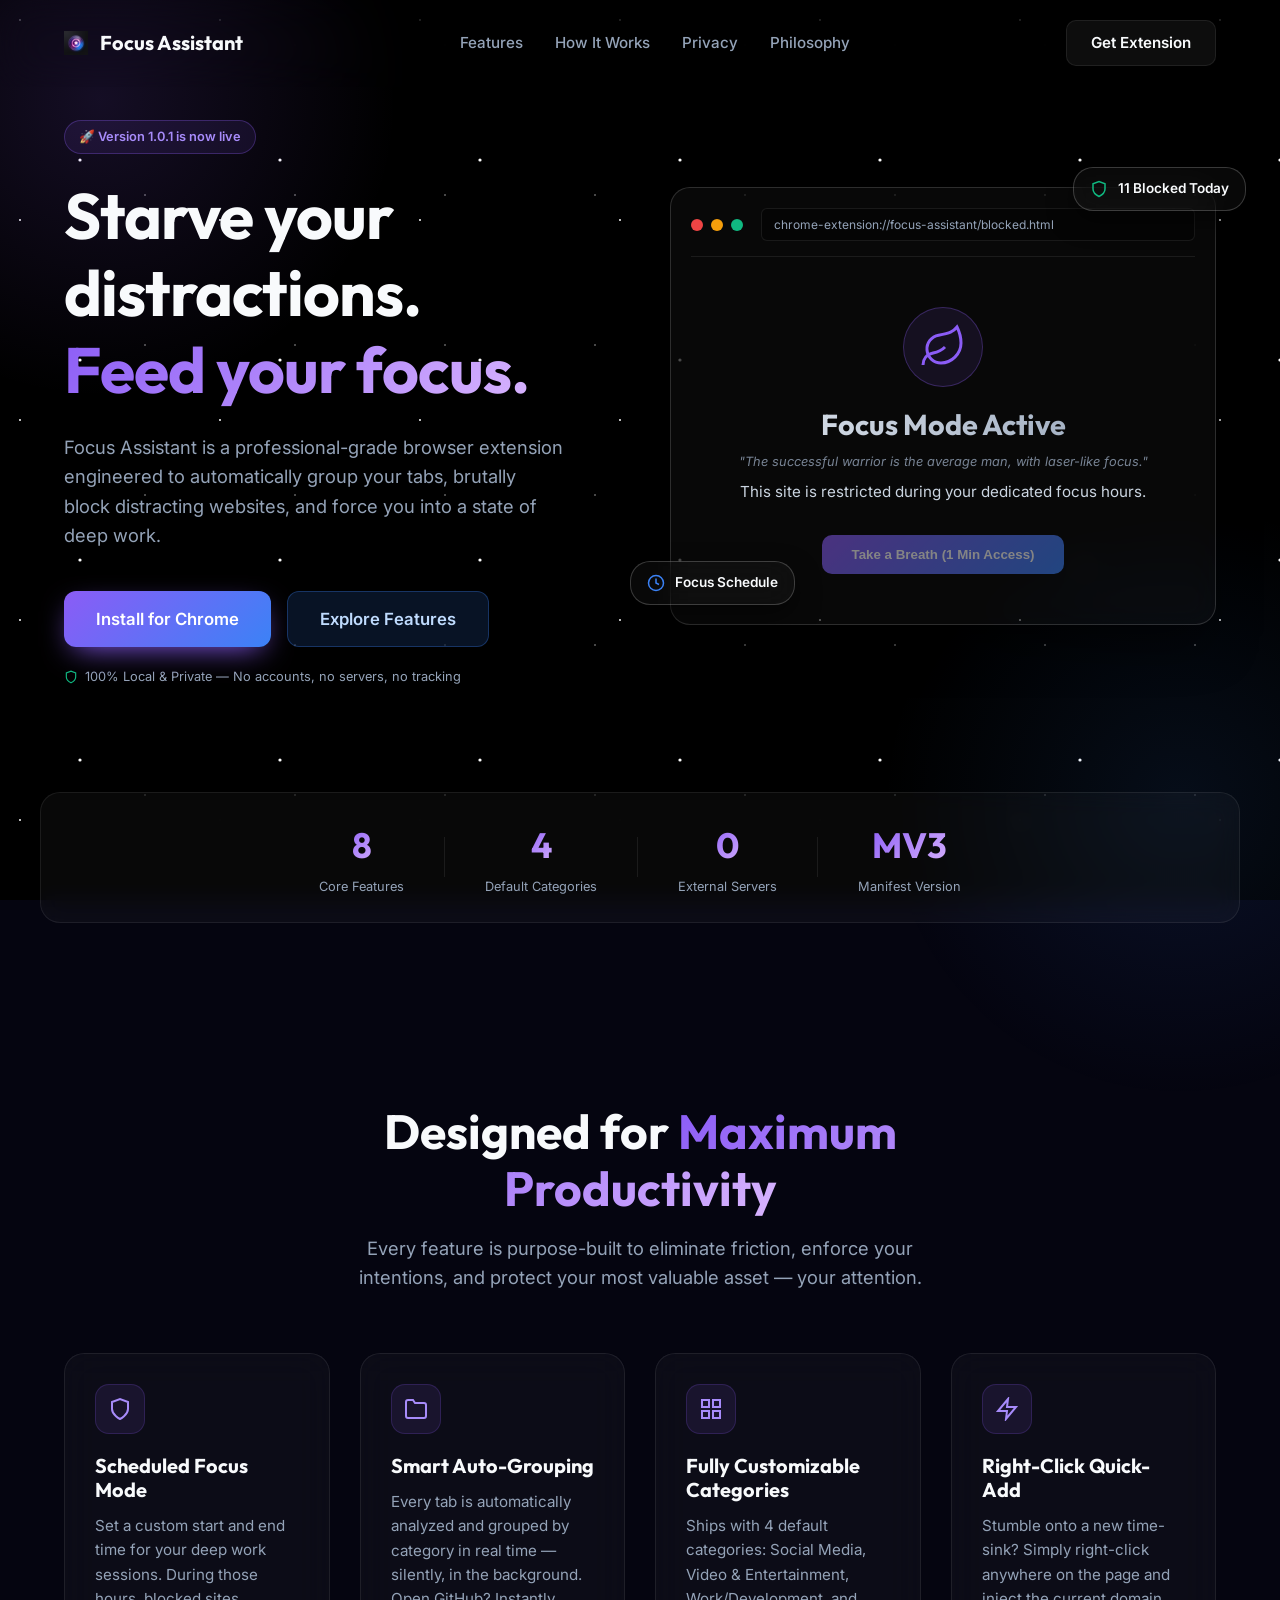
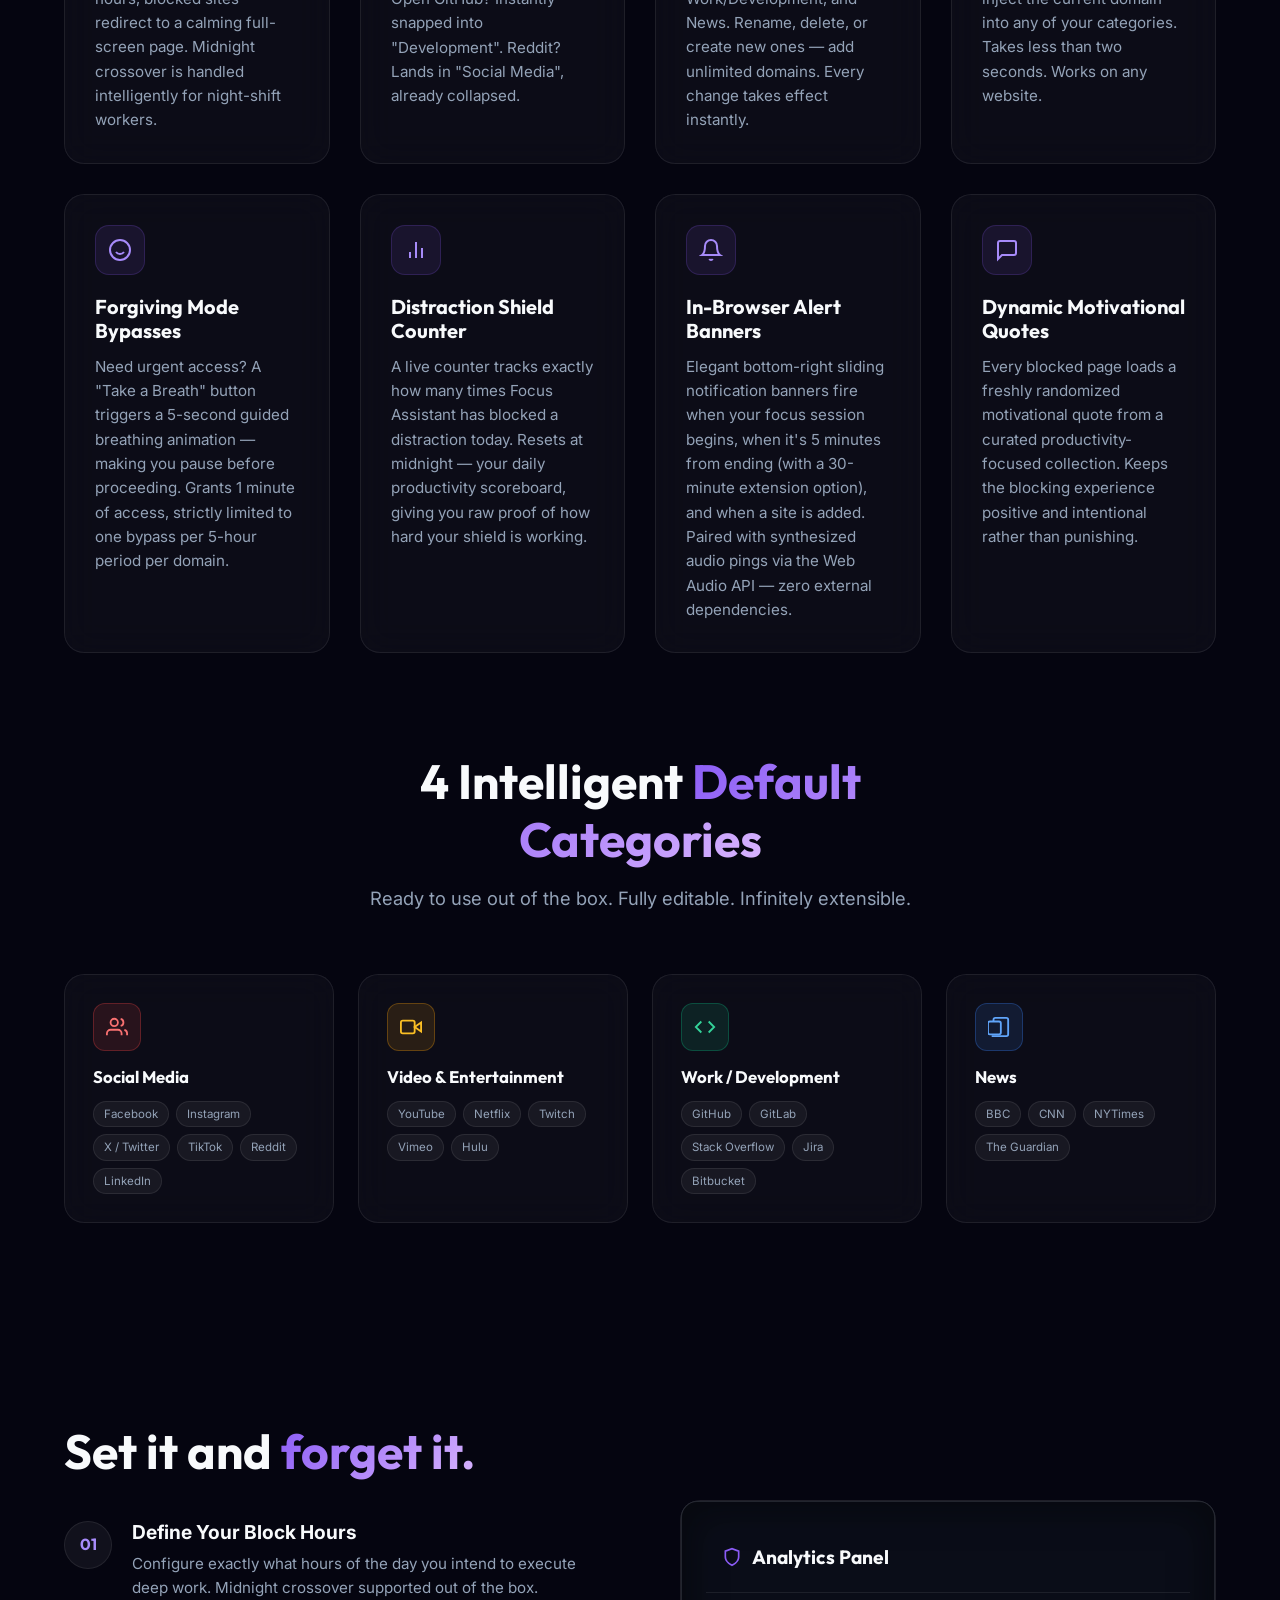
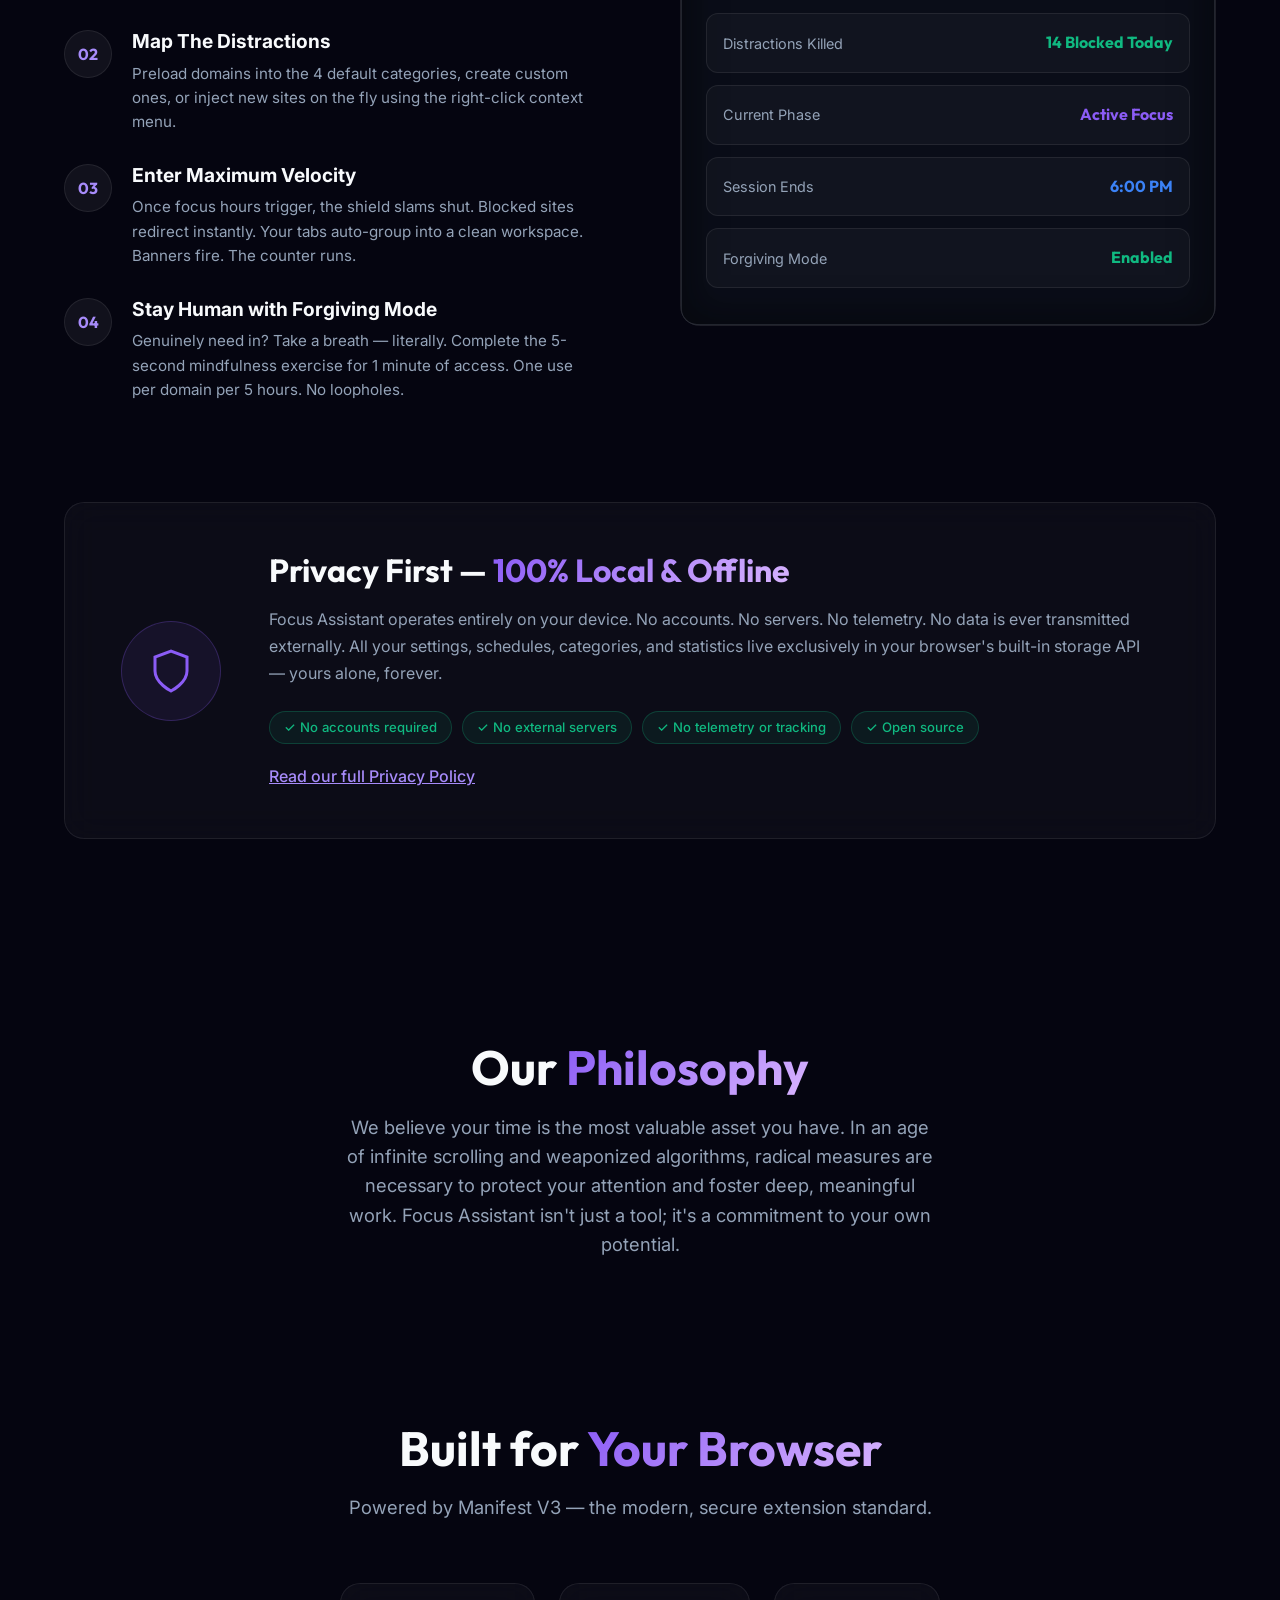
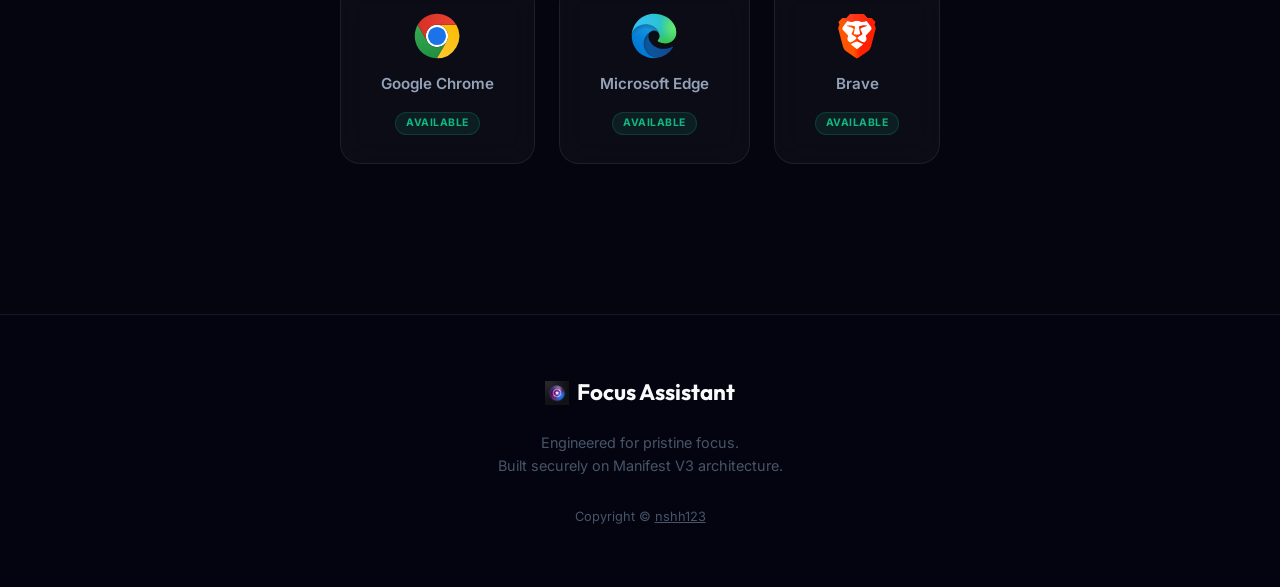
<file: index.html>
<!DOCTYPE html>
<html lang="en" class="scroll-smooth">

<head>
    <meta charset="UTF-8">
    <meta name="viewport" content="width=device-width, initial-scale=1.0">
    <title>Focus Assistant | Reclaim Your Time</title>
    <meta name="description"
        content="The ultimate browser extension that systematically enforces focus through dynamic domain blocking, automated tab grouping, and mindful psychological bypasses.">
    <meta name="google-site-verification" content="hvd3Duqqa2srZv6n9dbS_oPfcqw6Vwh13MjIYDx2Yb4" />
    <link rel="icon" type="image/png" href="icon.png">
    <link
        href="https://fonts.googleapis.com/css2?family=Inter:wght@300;400;500;600;800&family=Outfit:wght@400;700&display=swap"
        rel="stylesheet">
    <link rel="stylesheet" href="style.css">
</head>

<body>

    <!-- Background Space Animations -->
    <div class="stars"></div>
    <div class="twinkling"></div>
    <div class="glow-orb top-left"></div>
    <div class="glow-orb bottom-right"></div>

    <header class="navbar">
        <div class="container nav-content">
            <a href="#" class="logo" id="nav-home">
                <img src="icon.png" alt="Focus Assistant Icon" width="24" height="24">
                <span>Focus Assistant</span>
            </a>
            <nav class="nav-links">
                <a href="#features" data-target="features">Features</a>
                <a href="#how-it-works" data-target="how-it-works">How It Works</a>
                <a href="#privacy" data-target="privacy">Privacy</a>
                <a href="#philosophy" data-target="philosophy">Philosophy</a>
            </nav>
            <a href="#" class="btn btn-primary glass-btn">Get Extension</a>
        </div>
    </header>

    <main>
        <!-- Hero Section -->
        <section class="hero container">
            <div class="hero-content fade-up">
                <div class="badge glass-badge">🚀 Version 1.0.1 is now live</div>
                <h1 class="hero-title">Starve your distractions.<br><span class="text-gradient">Feed your focus.</span>
                </h1>
                <p class="hero-subtitle">Focus Assistant is a professional-grade browser extension engineered to
                    automatically group your tabs, brutally block distracting websites, and force you into a state of
                    deep work.</p>
                <div class="hero-actions">
                    <a href="#" id="install-btn" class="btn btn-primary large shadow-glow">Install for Chrome</a>
                    <a href="#features" class="btn btn-secondary large glass-btn">Explore Features</a>
                </div>
                <!-- Secondary Install Message -->
                <div id="secondary-install-msg" style="margin-top: 16px; font-size: 0.85rem; color: var(--text-muted); display: none;">
                    Already live on <a href="https://chromewebstore.google.com/detail/gdponblnmkoilofphdpofjfndnclmlje" target="_blank" style="color: var(--primary-light); font-weight: 600; text-decoration: underline;">Google Chrome</a> &amp; <a href="https://microsoftedge.microsoft.com/addons/detail/lcpmmpbbanaanpbolikagikacmegmiga" target="_blank" style="color: var(--primary-light); font-weight: 600; text-decoration: underline;">Microsoft Edge</a>
                </div>
                <!-- Privacy micro-badge -->
                <div class="privacy-badge">
                    <svg viewBox="0 0 24 24" fill="none" stroke="currentColor" stroke-width="2">
                        <path d="M12 22s8-4 8-10V5l-8-3-8 3v7c0 6 8 10 8 10z"></path>
                    </svg>
                    <span>100% Local &amp; Private — No accounts, no servers, no tracking</span>
                </div>
            </div>

            <div class="hero-mockup tilt-effect">
                <div class="mockup-frame glass-panel">
                    <div class="mockup-header">
                        <span class="dot red"></span>
                        <span class="dot yellow"></span>
                        <span class="dot green"></span>
                        <div class="url-bar" id="mockup-url-bar">chrome-extension://focus-assistant/blocked.html</div>
                    </div>
                    <div class="mockup-body">
                        <div class="mockup-shimmer"></div>
                        <div class="mockup-icon pulse">
                            <svg width="48" height="48" viewBox="0 0 24 24" fill="none" stroke="var(--primary)"
                                stroke-width="1.5">
                                <path
                                    d="M11 20A7 7 0 0 1 9.8 6.1C15.5 5 17 4.48 19 2c1 2 2 4.18 2 8 0 5.5-4.78 10-10 10Z">
                                </path>
                                <path d="M2 21c0-3 1.85-5.36 5.08-6C9.5 14.52 12 13 13 12"></path>
                            </svg>
                        </div>
                        <h2>Focus Mode Active</h2>
                        <p class="mockup-quote">"The successful warrior is the average man, with laser-like focus."</p>
                        <p>This site is restricted during your dedicated focus hours.</p>
                        <button class="mockup-btn" style="opacity: 0.5;">Take a Breath (1 Min Access)</button>
                    </div>
                </div>
                <!-- Floating Elements -->
                <div class="floating-pill float-up delay-1 tooltip glass-panel" style="top: -20px; right: -30px;">
                    <svg viewBox="0 0 24 24" fill="none" class="icon" stroke="var(--success)" stroke-width="2">
                        <path d="M12 22s8-4 8-10V5l-8-3-8 3v7c0 6 8 10 8 10z"></path>
                    </svg>
                    <span>11 Blocked Today</span>
                </div>
                <div class="floating-pill float-down delay-2 glass-panel" style="bottom: 20px; left: -40px;">
                    <svg viewBox="0 0 24 24" fill="none" class="icon" stroke="var(--secondary)" stroke-width="2">
                        <circle cx="12" cy="12" r="10"></circle>
                        <polyline points="12 6 12 12 16 14"></polyline>
                    </svg>
                    <span>Focus Schedule</span>
                </div>
            </div>
        </section>

        <!-- Stats Bar -->
        <section class="stats-bar container fade-up" data-nav-section="features">
            <div class="stat-item">
                <span class="stat-number text-gradient">8</span>
                <span class="stat-label">Core Features</span>
            </div>
            <div class="stat-divider"></div>
            <div class="stat-item">
                <span class="stat-number text-gradient">4</span>
                <span class="stat-label">Default Categories</span>
            </div>
            <div class="stat-divider"></div>
            <div class="stat-item">
                <span class="stat-number text-gradient">0</span>
                <span class="stat-label">External Servers</span>
            </div>
            <div class="stat-divider"></div>
            <div class="stat-item">
                <span class="stat-number text-gradient">MV3</span>
                <span class="stat-label">Manifest Version</span>
            </div>
        </section>

        <!-- Features Grid -->
        <section id="features" class="container features-section" data-nav-section="features">
            <div class="section-title fade-up">
                <h2>Designed for <span class="text-gradient">Maximum Productivity</span></h2>
                <p>Every feature is purpose-built to eliminate friction, enforce your intentions, and protect your most
                    valuable asset — your attention.</p>
            </div>

            <div class="features-grid">
                <!-- Feature 1: Focus Mode -->
                <div class="feature-card glass-panel fade-up delay-1">
                    <div class="feature-icon box-glow">
                        <svg viewBox="0 0 24 24" fill="none" stroke="currentColor" stroke-width="2">
                            <path d="M12 22s8-4 8-10V5l-8-3-8 3v7c0 6 8 10 8 10z"></path>
                        </svg>
                    </div>
                    <h3>Scheduled Focus Mode</h3>
                    <p>Set a custom start and end time for your deep work sessions. During those hours, blocked sites
                        redirect to a calming full-screen page. Midnight crossover is handled intelligently for
                        night-shift workers.</p>
                </div>

                <!-- Feature 2: Smart Tab Grouping -->
                <div class="feature-card glass-panel fade-up delay-2">
                    <div class="feature-icon box-glow">
                        <svg viewBox="0 0 24 24" fill="none" stroke="currentColor" stroke-width="2">
                            <path d="M22 19a2 2 0 0 1-2 2H4a2 2 0 0 1-2-2V5a2 2 0 0 1 2-2h5l2 3h9a2 2 0 0 1 2 2z">
                            </path>
                        </svg>
                    </div>
                    <h3>Smart Auto-Grouping</h3>
                    <p>Every tab is automatically analyzed and grouped by category in real time — silently, in the
                        background. Open GitHub? Instantly snapped into "Development". Reddit? Lands in "Social Media",
                        already collapsed.</p>
                </div>

                <!-- Feature 3: Customizable Categories -->
                <div class="feature-card glass-panel fade-up delay-3">
                    <div class="feature-icon box-glow">
                        <svg viewBox="0 0 24 24" fill="none" stroke="currentColor" stroke-width="2">
                            <rect x="3" y="3" width="7" height="7"></rect>
                            <rect x="14" y="3" width="7" height="7"></rect>
                            <rect x="14" y="14" width="7" height="7"></rect>
                            <rect x="3" y="14" width="7" height="7"></rect>
                        </svg>
                    </div>
                    <h3>Fully Customizable Categories</h3>
                    <p>Ships with 4 default categories: Social Media, Video &amp; Entertainment, Work/Development, and
                        News. Rename, delete, or create new ones — add unlimited domains. Every change takes effect
                        instantly.</p>
                </div>

                <!-- Feature 4: Right-Click Quick Add -->
                <div class="feature-card glass-panel fade-up delay-4">
                    <div class="feature-icon box-glow">
                        <svg viewBox="0 0 24 24" fill="none" stroke="currentColor" stroke-width="2">
                            <polygon points="13 2 3 14 12 14 11 22 21 10 12 10 13 2"></polygon>
                        </svg>
                    </div>
                    <h3>Right-Click Quick-Add</h3>
                    <p>Stumble onto a new time-sink? Simply right-click anywhere on the page and inject the current
                        domain into any of your categories. Takes less than two seconds. Works on any website.</p>
                </div>

                <!-- Feature 5: Forgiving Mode -->
                <div class="feature-card glass-panel fade-up delay-1">
                    <div class="feature-icon box-glow">
                        <svg viewBox="0 0 24 24" fill="none" stroke="currentColor" stroke-width="2">
                            <circle cx="12" cy="12" r="10"></circle>
                            <path d="M8 14s1.5 2 4 2 4-2 4-2"></path>
                            <line x1="9" y1="9" x2="9.01" y2="9"></line>
                            <line x1="15" y1="9" x2="15.01" y2="9"></line>
                        </svg>
                    </div>
                    <h3>Forgiving Mode Bypasses</h3>
                    <p>Need urgent access? A "Take a Breath" button triggers a 5-second guided breathing animation —
                        making you pause before proceeding. Grants 1 minute of access, strictly limited to one bypass
                        per 5-hour period per domain.</p>
                </div>

                <!-- Feature 6: Distraction Shield Counter -->
                <div class="feature-card glass-panel fade-up delay-2">
                    <div class="feature-icon box-glow">
                        <svg viewBox="0 0 24 24" fill="none" stroke="currentColor" stroke-width="2">
                            <line x1="18" y1="20" x2="18" y2="10"></line>
                            <line x1="12" y1="20" x2="12" y2="4"></line>
                            <line x1="6" y1="20" x2="6" y2="14"></line>
                        </svg>
                    </div>
                    <h3>Distraction Shield Counter</h3>
                    <p>A live counter tracks exactly how many times Focus Assistant has blocked a distraction today.
                        Resets at midnight — your daily productivity scoreboard, giving you raw proof of how hard your
                        shield is working.</p>
                </div>

                <!-- Feature 7: In-Browser Alerts -->
                <div class="feature-card glass-panel fade-up delay-3">
                    <div class="feature-icon box-glow">
                        <svg viewBox="0 0 24 24" fill="none" stroke="currentColor" stroke-width="2">
                            <path d="M18 8A6 6 0 0 0 6 8c0 7-3 9-3 9h18s-3-2-3-9"></path>
                            <path d="M13.73 21a2 2 0 0 1-3.46 0"></path>
                        </svg>
                    </div>
                    <h3>In-Browser Alert Banners</h3>
                    <p>Elegant bottom-right sliding notification banners fire when your focus session begins, when it's
                        5 minutes from ending (with a 30-minute extension option), and when a site is added. Paired with
                        synthesized audio pings via the Web Audio API — zero external dependencies.</p>
                </div>

                <!-- Feature 8: Motivational Quotes -->
                <div class="feature-card glass-panel fade-up delay-4">
                    <div class="feature-icon box-glow">
                        <svg viewBox="0 0 24 24" fill="none" stroke="currentColor" stroke-width="2">
                            <path d="M21 15a2 2 0 0 1-2 2H7l-4 4V5a2 2 0 0 1 2-2h14a2 2 0 0 1 2 2z"></path>
                        </svg>
                    </div>
                    <h3>Dynamic Motivational Quotes</h3>
                    <p>Every blocked page loads a freshly randomized motivational quote from a curated
                        productivity-focused collection. Keeps the blocking experience positive and intentional rather
                        than punishing.</p>
                </div>
            </div>
        </section>

        <!-- Categories Showcase -->
        <section class="container categories-section fade-up" data-nav-section="features">
            <div class="section-title">
                <h2>4 Intelligent <span class="text-gradient">Default Categories</span></h2>
                <p>Ready to use out of the box. Fully editable. Infinitely extensible.</p>
            </div>
            <div class="categories-grid">
                <div class="category-card glass-panel">
                    <div class="cat-icon"
                        style="background: rgba(239,68,68,0.12); border-color: rgba(239,68,68,0.3); color: #f87171;">
                        <svg viewBox="0 0 24 24" fill="none" stroke="currentColor" stroke-width="2" width="22"
                            height="22">
                            <path d="M17 21v-2a4 4 0 0 0-4-4H5a4 4 0 0 0-4 4v2"></path>
                            <circle cx="9" cy="7" r="4"></circle>
                            <path d="M23 21v-2a4 4 0 0 0-3-3.87"></path>
                            <path d="M16 3.13a4 4 0 0 1 0 7.75"></path>
                        </svg>
                    </div>
                    <h4>Social Media</h4>
                    <div class="domain-tags">
                        <span>Facebook</span><span>Instagram</span><span>X /
                            Twitter</span><span>TikTok</span><span>Reddit</span><span>LinkedIn</span>
                    </div>
                </div>
                <div class="category-card glass-panel">
                    <div class="cat-icon"
                        style="background: rgba(245,158,11,0.12); border-color: rgba(245,158,11,0.3); color: #fbbf24;">
                        <svg viewBox="0 0 24 24" fill="none" stroke="currentColor" stroke-width="2" width="22"
                            height="22">
                            <polygon points="23 7 16 12 23 17 23 7"></polygon>
                            <rect x="1" y="5" width="15" height="14" rx="2" ry="2"></rect>
                        </svg>
                    </div>
                    <h4>Video &amp; Entertainment</h4>
                    <div class="domain-tags">
                        <span>YouTube</span><span>Netflix</span><span>Twitch</span><span>Vimeo</span><span>Hulu</span>
                    </div>
                </div>
                <div class="category-card glass-panel">
                    <div class="cat-icon"
                        style="background: rgba(16,185,129,0.12); border-color: rgba(16,185,129,0.3); color: #34d399;">
                        <svg viewBox="0 0 24 24" fill="none" stroke="currentColor" stroke-width="2" width="22"
                            height="22">
                            <polyline points="16 18 22 12 16 6"></polyline>
                            <polyline points="8 6 2 12 8 18"></polyline>
                        </svg>
                    </div>
                    <h4>Work / Development</h4>
                    <div class="domain-tags">
                        <span>GitHub</span><span>GitLab</span><span>Stack
                            Overflow</span><span>Jira</span><span>Bitbucket</span>
                    </div>
                </div>
                <div class="category-card glass-panel">
                    <div class="cat-icon"
                        style="background: rgba(59,130,246,0.12); border-color: rgba(59,130,246,0.3); color: #60a5fa;">
                        <svg viewBox="0 0 24 24" fill="none" stroke="currentColor" stroke-width="2" width="22"
                            height="22">
                            <path d="M4 22h16a2 2 0 0 0 2-2V4a2 2 0 0 0-2-2H8a2 2 0 0 0-2 2v2"></path>
                            <path d="M2 20h10a2 2 0 0 0 2-2V8a2 2 0 0 0-2-2H2a2 2 0 0 0-2 2v10a2 2 0 0 0 2 2z"></path>
                        </svg>
                    </div>
                    <h4>News</h4>
                    <div class="domain-tags">
                        <span>BBC</span><span>CNN</span><span>NYTimes</span><span>The Guardian</span>
                    </div>
                </div>
            </div>
        </section>

        <!-- How it works -->
        <section id="how-it-works" class="workflow container" data-nav-section="how-it-works">
            <div class="workflow-content fade-up">
                <h2>Set it and <span class="text-gradient">forget it.</span></h2>
                <div class="step-container">
                    <div class="step">
                        <div class="step-number">01</div>
                        <div>
                            <h4>Define Your Block Hours</h4>
                            <p>Configure exactly what hours of the day you intend to execute deep work. Midnight
                                crossover supported out of the box.</p>
                        </div>
                    </div>
                    <div class="step">
                        <div class="step-number">02</div>
                        <div>
                            <h4>Map The Distractions</h4>
                            <p>Preload domains into the 4 default categories, create custom ones, or inject new sites on
                                the fly using the right-click context menu.</p>
                        </div>
                    </div>
                    <div class="step">
                        <div class="step-number">03</div>
                        <div>
                            <h4>Enter Maximum Velocity</h4>
                            <p>Once focus hours trigger, the shield slams shut. Blocked sites redirect instantly. Your
                                tabs auto-group into a clean workspace. Banners fire. The counter runs.</p>
                        </div>
                    </div>
                    <div class="step">
                        <div class="step-number">04</div>
                        <div>
                            <h4>Stay Human with Forgiving Mode</h4>
                            <p>Genuinely need in? Take a breath — literally. Complete the 5-second mindfulness exercise
                                for 1 minute of access. One use per domain per 5 hours. No loopholes.</p>
                        </div>
                    </div>
                </div>
            </div>
            <div class="workflow-image fade-up delay-2 tilt-effect glass-panel">
                <div class="app-mockup">
                    <div class="app-row header">
                        <svg viewBox="0 0 24 24" fill="none" stroke="rgba(139, 92, 246, 1)" stroke-width="2" width="20">
                            <path d="M12 22s8-4 8-10V5l-8-3-8 3v7c0 6 8 10 8 10z"></path>
                        </svg>
                        <strong>Analytics Panel</strong>
                    </div>
                    <div class="app-row item">
                        <span>Distractions Killed</span>
                        <strong style="color: var(--success);">14 Blocked Today</strong>
                    </div>
                    <div class="app-row item">
                        <span>Current Phase</span>
                        <strong style="color: var(--primary);">Active Focus</strong>
                    </div>
                    <div class="app-row item">
                        <span>Session Ends</span>
                        <strong style="color: var(--secondary);">6:00 PM</strong>
                    </div>
                    <div class="app-row item">
                        <span>Forgiving Mode</span>
                        <strong style="color: var(--success);">Enabled</strong>
                    </div>
                </div>
            </div>
        </section>

        <!-- Privacy Section -->
        <section id="privacy" class="container privacy-section fade-up" data-nav-section="privacy">
            <div class="privacy-inner glass-panel">
                <div class="privacy-icon">
                    <svg viewBox="0 0 24 24" fill="none" stroke="var(--primary)" stroke-width="1.5" width="48"
                        height="48">
                        <path d="M12 22s8-4 8-10V5l-8-3-8 3v7c0 6 8 10 8 10z"></path>
                    </svg>
                </div>
                <div class="privacy-text">
                    <h2>Privacy First — <span class="text-gradient">100% Local &amp; Offline</span></h2>
                    <p>Focus Assistant operates entirely on your device. No accounts. No servers. No telemetry. No data
                        is ever transmitted externally. All your settings, schedules, categories, and statistics live
                        exclusively in your browser's built-in storage API — yours alone, forever.</p>
                    <div class="privacy-pills">
                        <span class="priv-pill">✓ No accounts required</span>
                        <span class="priv-pill">✓ No external servers</span>
                        <span class="priv-pill">✓ No telemetry or tracking</span>
                        <span class="priv-pill">✓ Open source</span>
                    </div>
                    <div style="margin-top: 20px;">
                        <a href="privacy.html" style="color: var(--primary-light); text-decoration: underline; font-weight: 500;">Read our full Privacy Policy</a>
                    </div>
                </div>
            </div>
        </section>

        <!-- Philosophy Section -->
        <section id="philosophy" class="container features-section" data-nav-section="philosophy">
            <div class="section-title fade-up">
                <h2>Our <span class="text-gradient">Philosophy</span></h2>
                <p style="max-width: 600px; margin: 0 auto;">
                    We believe your time is the most valuable asset you have. In an age of infinite scrolling and
                    weaponized algorithms, radical measures are necessary to protect your attention and foster deep,
                    meaningful work. Focus Assistant isn't just a tool; it's a commitment to your own potential.
                </p>
            </div>
        </section>

        <!-- Browser Compatibility -->
        <section class="container compat-section fade-up" data-nav-section="privacy">
            <div class="section-title">
                <h2>Built for <span class="text-gradient">Your Browser</span></h2>
                <p>Powered by Manifest V3 — the modern, secure extension standard.</p>
            </div>
            <div class="compat-grid">
                <div class="compat-card glass-panel" id="compat-chrome">
                    <img src="chrome.svg" alt="Google Chrome Logo" width="48" height="48">
                    <span>Google Chrome</span>
                    <span class="status-badge status-available">Available</span>
                </div>
                <div class="compat-card glass-panel" id="compat-edge">
                    <img src="edge.svg" alt="Microsoft Edge Logo" width="48" height="48">
                    <span>Microsoft Edge</span>
                    <span class="status-badge status-available">Available</span>
                </div>
                <div class="compat-card glass-panel" id="compat-brave">
                    <img src="brave.svg" alt="Brave Browser Logo" width="48" height="48">
                    <span>Brave</span>
                    <span class="status-badge status-available">Available</span>
                </div>
            </div>
        </section>
    </main>

    <footer class="app-footer">
        <div class="container footer-content">
            <div class="footer-title" style="display: flex; align-items: center; gap: 8px;">
                <img src="icon.png" alt="Focus Assistant Icon" width="24" height="24">
                Focus Assistant
            </div>
            <p style="color: var(--text-dark); font-size: 0.9rem;">Engineered for pristine focus.<br> Built securely on
                Manifest V3 architecture.</p>
            <p style="color: var(--text-dark); font-size: 0.8rem; margin-top: 10px;">Copyright &copy; <a href="https://github.com/nshh123" style="color: inherit; text-decoration: underline;">nshh123</a></p>
        </div>
    </footer>

    <script src="app.js"></script>
</body>

</html>
</file>
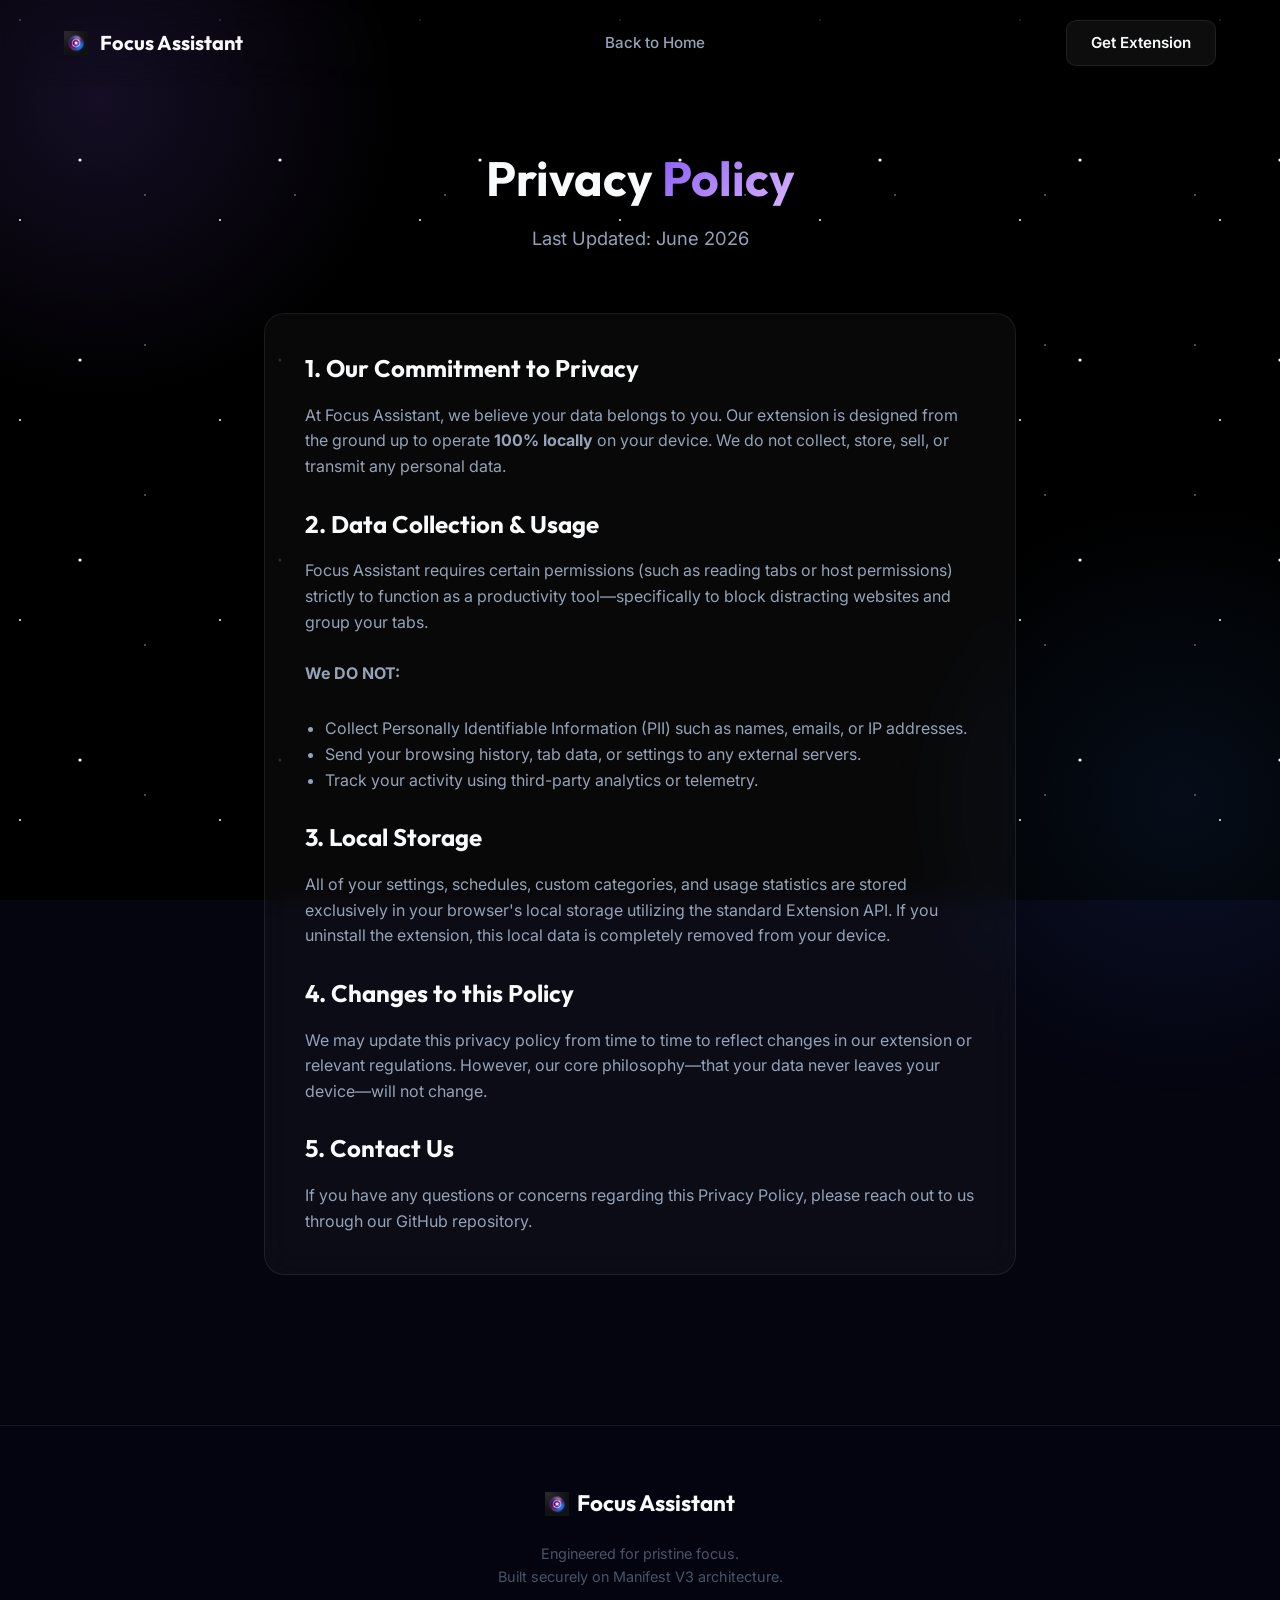
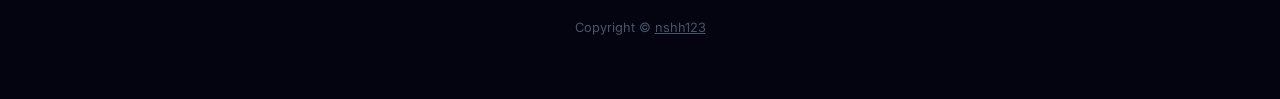
<file: privacy.html>
<!DOCTYPE html>
<html lang="en" class="scroll-smooth">

<head>
    <meta charset="UTF-8">
    <meta name="viewport" content="width=device-width, initial-scale=1.0">
    <title>Privacy Policy | Focus Assistant</title>
    <meta name="description" content="Privacy Policy for Focus Assistant browser extension.">
    <link rel="icon" type="image/png" href="icon.png">
    <link
        href="https://fonts.googleapis.com/css2?family=Inter:wght@300;400;500;600;800&family=Outfit:wght@400;700&display=swap"
        rel="stylesheet">
    <link rel="stylesheet" href="style.css">
</head>

<body>

    <!-- Background Space Animations -->
    <div class="stars"></div>
    <div class="twinkling"></div>
    <div class="glow-orb top-left"></div>
    <div class="glow-orb bottom-right"></div>

    <header class="navbar">
        <div class="container nav-content">
            <a href="index.html" class="logo">
                <img src="icon.png" alt="Focus Assistant Icon" width="24" height="24">
                <span>Focus Assistant</span>
            </a>
            <nav class="nav-links">
                <a href="index.html">Back to Home</a>
            </nav>
            <a href="index.html" class="btn btn-primary glass-btn">Get Extension</a>
        </div>
    </header>

    <main>
        <section class="container" style="padding-top: 150px; padding-bottom: 100px; max-width: 800px;">
            <div class="section-title fade-up">
                <h2>Privacy <span class="text-gradient">Policy</span></h2>
                <p>Last Updated: June 2026</p>
            </div>

            <div class="glass-panel fade-up delay-1" style="padding: 40px;">
                <h3 style="margin-bottom: 20px; font-size: 1.5rem;">1. Our Commitment to Privacy</h3>
                <p style="color: var(--text-muted); margin-bottom: 30px;">
                    At Focus Assistant, we believe your data belongs to you. Our extension is designed from the ground up to operate <strong>100% locally</strong> on your device. We do not collect, store, sell, or transmit any personal data.
                </p>

                <h3 style="margin-bottom: 20px; font-size: 1.5rem;">2. Data Collection & Usage</h3>
                <p style="color: var(--text-muted); margin-bottom: 30px;">
                    Focus Assistant requires certain permissions (such as reading tabs or host permissions) strictly to function as a productivity tool—specifically to block distracting websites and group your tabs. 
                    <br><br>
                    <strong>We DO NOT:</strong>
                    <ul style="color: var(--text-muted); margin-left: 20px; margin-bottom: 30px;">
                        <li>Collect Personally Identifiable Information (PII) such as names, emails, or IP addresses.</li>
                        <li>Send your browsing history, tab data, or settings to any external servers.</li>
                        <li>Track your activity using third-party analytics or telemetry.</li>
                    </ul>
                </p>

                <h3 style="margin-bottom: 20px; font-size: 1.5rem;">3. Local Storage</h3>
                <p style="color: var(--text-muted); margin-bottom: 30px;">
                    All of your settings, schedules, custom categories, and usage statistics are stored exclusively in your browser's local storage utilizing the standard Extension API. If you uninstall the extension, this local data is completely removed from your device.
                </p>

                <h3 style="margin-bottom: 20px; font-size: 1.5rem;">4. Changes to this Policy</h3>
                <p style="color: var(--text-muted); margin-bottom: 30px;">
                    We may update this privacy policy from time to time to reflect changes in our extension or relevant regulations. However, our core philosophy—that your data never leaves your device—will not change.
                </p>

                <h3 style="margin-bottom: 20px; font-size: 1.5rem;">5. Contact Us</h3>
                <p style="color: var(--text-muted);">
                    If you have any questions or concerns regarding this Privacy Policy, please reach out to us through our GitHub repository.
                </p>
            </div>
        </section>
    </main>

    <footer class="app-footer">
        <div class="container footer-content">
            <div class="footer-title" style="display: flex; align-items: center; gap: 8px;">
                <img src="icon.png" alt="Focus Assistant Icon" width="24" height="24">
                Focus Assistant
            </div>
            <p style="color: var(--text-dark); font-size: 0.9rem;">Engineered for pristine focus.<br> Built securely on
                Manifest V3 architecture.</p>
            <p style="color: var(--text-dark); font-size: 0.8rem; margin-top: 10px;">Copyright &copy; <a href="https://github.com/nshh123" style="color: inherit; text-decoration: underline;">nshh123</a></p>
        </div>
    </footer>

    <script src="app.js"></script>
</body>

</html>
</file>
<file: style.css>
:root {
  --bg-dark: #050510;
  --bg-surface: rgba(255, 255, 255, 0.03);
  --glass-border: rgba(255, 255, 255, 0.08);
  --glass-highlight: rgba(255, 255, 255, 0.15);

  --primary: #8B5CF6;
  --primary-light: #a78bfa;
  --secondary: #3B82F6;

  --text-main: #f8fafc;
  --text-muted: #94a3b8;
  --text-dark: #475569;

  --success: #10b981;
  --accent: #ef4444;

  --transition: all 0.4s cubic-bezier(0.16, 1, 0.3, 1);
}

* {
  margin: 0;
  padding: 0;
  box-sizing: border-box;
}

body {
  font-family: 'Inter', system-ui, -apple-system, sans-serif;
  background-color: var(--bg-dark);
  color: var(--text-main);
  overflow-x: hidden;
  line-height: 1.6;
}

h1,
h2,
h3,
h4 {
  font-family: 'Outfit', sans-serif;
  line-height: 1.2;
}

a {
  text-decoration: none;
  color: inherit;
}

/* Background Atmosphere */
.stars,
.twinkling {
  position: fixed;
  top: 0;
  left: 0;
  right: 0;
  bottom: 0;
  width: 100%;
  height: 100%;
  z-index: -2;
}

.stars {
  background: black url("data:image/svg+xml,%3Csvg xmlns='http://www.w3.org/2000/svg' viewBox='0 0 100 100'%3E%3Ccircle cx='10' cy='10' r='0.5' fill='white'/%3E%3Ccircle cx='40' cy='80' r='0.8' fill='white'/%3E%3C/svg%3E") repeat;
  background-size: 200px 200px;
}

.twinkling {
  background: transparent url("data:image/svg+xml,%3Csvg xmlns='http://www.w3.org/2000/svg' viewBox='0 0 100 100'%3E%3Ccircle cx='20' cy='30' r='0.5' fill='white' opacity='0.7'/%3E%3C/svg%3E") repeat top center;
  z-index: -1;
  animation: move-twinkling 200s linear infinite;
  background-size: 150px 150px;
}

.glow-orb {
  position: fixed;
  width: 600px;
  height: 600px;
  border-radius: 50%;
  background: radial-gradient(circle, rgba(139, 92, 246, 0.15) 0%, rgba(5, 5, 16, 0) 70%);
  z-index: -1;
  pointer-events: none;
}

.top-left {
  top: -200px;
  left: -200px;
}

.bottom-right {
  bottom: -200px;
  right: -200px;
  background: radial-gradient(circle, rgba(59, 130, 246, 0.1) 0%, rgba(5, 5, 16, 0) 70%);
}

@keyframes move-twinkling {
  from {
    background-position: 0 0;
  }

  to {
    background-position: -10000px 5000px;
  }
}

/* Utilities */
.container {
  max-width: 1200px;
  margin: 0 auto;
  padding: 0 24px;
}

.text-gradient {
  background: linear-gradient(135deg, var(--primary), #d8b4fe);
  -webkit-background-clip: text;
  background-clip: text;
  -webkit-text-fill-color: transparent;
}

.glass-panel {
  background: var(--bg-surface);
  border: 1px solid var(--glass-border);
  backdrop-filter: blur(16px);
  -webkit-backdrop-filter: blur(16px);
  border-radius: 20px;
}

/* Navbar */
.navbar {
  position: fixed;
  top: 0;
  width: 100%;
  z-index: 100;
  padding: 20px 0;
  backdrop-filter: blur(20px);
  border-bottom: 1px solid transparent;
  transition: var(--transition);
}

.navbar.scrolled {
  background: rgba(5, 5, 16, 0.8);
  padding: 15px 0;
  border-bottom: 1px solid var(--glass-border);
}

.nav-content {
  display: flex;
  justify-content: space-between;
  align-items: center;
}

.logo {
  display: flex;
  align-items: center;
  gap: 12px;
  font-family: 'Outfit', sans-serif;
  font-weight: 700;
  font-size: 1.25rem;
}

.logo-shield {
  width: 38px;
  height: 38px;
  background: linear-gradient(135deg, rgba(139, 92, 246, 0.2), rgba(59, 130, 246, 0.2));
  border: 1px solid rgba(139, 92, 246, 0.4);
  border-radius: 10px;
  display: flex;
  align-items: center;
  justify-content: center;
  color: var(--primary-light);
  box-shadow: 0 0 20px rgba(139, 92, 246, 0.3);
}

.logo-shield svg {
  width: 20px;
  height: 20px;
}

.nav-links {
  display: flex;
  gap: 32px;
}

.nav-links a {
  font-size: 0.95rem;
  color: var(--text-muted);
  font-weight: 500;
  transition: var(--transition);
}

.nav-links a:hover {
  color: white;
}

.nav-links a.nav-active {
  color: white;
  position: relative;
}

.nav-links a.nav-active::after {
  content: '';
  position: absolute;
  bottom: -4px;
  left: 0;
  right: 0;
  height: 2px;
  border-radius: 2px;
  background: linear-gradient(90deg, var(--primary), var(--secondary));
}

/* Buttons */
.btn {
  display: inline-flex;
  align-items: center;
  justify-content: center;
  padding: 10px 24px;
  border-radius: 10px;
  font-weight: 600;
  font-size: 0.95rem;
  cursor: pointer;
  transition: var(--transition);
}

.btn.large {
  padding: 14px 32px;
  font-size: 1.05rem;
  border-radius: 12px;
}

.btn-primary {
  background: linear-gradient(135deg, var(--primary), var(--secondary));
  color: white;
  border: none;
  position: relative;
  overflow: hidden;
}

.btn-primary::after {
  content: '';
  position: absolute;
  top: 0;
  left: -100%;
  width: 50%;
  height: 100%;
  background: linear-gradient(90deg, transparent, rgba(255, 255, 255, 0.2), transparent);
  transition: 0.5s;
}

.btn-primary:hover::after {
  left: 100%;
}

.shadow-glow {
  box-shadow: 0 10px 30px -10px var(--primary);
}

.shadow-glow:hover {
  box-shadow: 0 15px 40px -5px var(--primary);
  transform: translateY(-2px);
}

.glass-btn {
  background: rgba(255, 255, 255, 0.05);
  border: 1px solid var(--glass-border);
  color: var(--text-main);
  backdrop-filter: blur(10px);
}

.glass-btn:hover {
  background: rgba(255, 255, 255, 0.1);
  border-color: var(--glass-highlight);
}

.btn-secondary {
  background: rgba(59, 130, 246, 0.15);
  border: 1px solid rgba(59, 130, 246, 0.3);
  color: #bfdbfe;
  backdrop-filter: blur(10px);
}

.btn-secondary:hover {
  background: rgba(59, 130, 246, 0.25);
  border-color: rgba(59, 130, 246, 0.6);
  color: #ffffff;
}


/* Hero Section */
.hero {
  padding: 120px 24px 100px;
  display: grid;
  grid-template-columns: 1fr 1fr;
  align-items: center;
  gap: 60px;
}

.badge {
  display: inline-block;
  padding: 6px 14px;
  border-radius: 20px;
  font-size: 0.8rem;
  font-weight: 600;
  color: var(--primary-light);
  margin-bottom: 24px;
  border: 1px solid rgba(139, 92, 246, 0.3);
  background: rgba(139, 92, 246, 0.1);
}

.hero-title {
  font-size: 4rem;
  letter-spacing: -1px;
  margin-bottom: 24px;
}

.hero-subtitle {
  font-size: 1.15rem;
  color: var(--text-muted);
  margin-bottom: 40px;
  max-width: 500px;
}

.hero-actions {
  display: flex;
  gap: 16px;
}

/* Mockup CSS */
.hero-mockup {
  position: relative;
  perspective: 1000px;
}

.mockup-frame {
  padding: 20px;
  position: relative;
  overflow: hidden;
  box-shadow: 0 25px 50px -12px rgba(0, 0, 0, 0.6);
  border-color: rgba(255, 255, 255, 0.15);
  transform-style: preserve-3d;
  transition: transform 0.5s ease;
}

.tilt-effect:hover .mockup-frame {
  transform: rotateX(5deg) rotateY(-10deg) translateY(-10px);
  box-shadow: 20px 30px 60px -10px rgba(139, 92, 246, 0.3);
}

.mockup-header {
  display: flex;
  align-items: center;
  gap: 8px;
  margin-bottom: 20px;
  padding-bottom: 15px;
  border-bottom: 1px solid var(--glass-border);
}

.dot {
  width: 12px;
  height: 12px;
  border-radius: 50%;
}

.dot.red {
  background: #ef4444;
}

.dot.yellow {
  background: #f59e0b;
}

.dot.green {
  background: #10b981;
}

.url-bar {
  flex: 1;
  background: rgba(0, 0, 0, 0.3);
  border-radius: 6px;
  padding: 6px 12px;
  font-size: 0.75rem;
  color: var(--text-muted);
  margin-left: 10px;
  border: 1px solid var(--glass-border);
}

.mockup-body {
  text-align: center;
  padding: 30px 20px;
  position: relative;
}

.mockup-shimmer {
  position: absolute;
  top: 0;
  left: -100%;
  width: 50%;
  height: 100%;
  background: linear-gradient(90deg, transparent, rgba(255, 255, 255, 0.03), transparent);
  animation: shimmer 3s infinite;
}

@keyframes shimmer {
  100% {
    left: 200%;
  }
}

.mockup-icon {
  width: 80px;
  height: 80px;
  margin: 0 auto 20px;
  background: rgba(139, 92, 246, 0.1);
  border-radius: 50%;
  display: flex;
  align-items: center;
  justify-content: center;
  border: 1px solid rgba(139, 92, 246, 0.3);
}

.pulse {
  animation: pulse-border 2s cubic-bezier(0.4, 0, 0.6, 1) infinite;
}

@keyframes pulse-border {
  0% {
    box-shadow: 0 0 0 0 rgba(139, 92, 246, 0.4);
  }

  70% {
    box-shadow: 0 0 0 20px rgba(139, 92, 246, 0);
  }

  100% {
    box-shadow: 0 0 0 0 rgba(139, 92, 246, 0);
  }
}

.mockup-body h2 {
  font-size: 1.8rem;
  margin-bottom: 10px;
  background: linear-gradient(to right, #e2e8f0, #94a3b8);
  -webkit-background-clip: text;
  background-clip: text;
  -webkit-text-fill-color: transparent;
}

.mockup-body p {
  color: #cbd5e1;
  font-size: 0.95rem;
  margin-bottom: 30px;
}

.mockup-btn {
  background: linear-gradient(135deg, var(--primary), var(--secondary));
  color: white;
  border: none;
  padding: 12px 30px;
  border-radius: 10px;
  font-weight: 600;
}

.floating-pill {
  position: absolute;
  padding: 10px 16px;
  display: flex;
  align-items: center;
  gap: 10px;
  font-size: 0.85rem;
  font-weight: 600;
  border-color: rgba(255, 255, 255, 0.2);
  box-shadow: 0 10px 25px rgba(0, 0, 0, 0.5);
  animation: float 4s ease-in-out infinite;
}

.floating-pill svg {
  width: 18px;
  height: 18px;
}

@keyframes float {
  0% {
    transform: translateY(0px);
  }

  50% {
    transform: translateY(-10px);
  }

  100% {
    transform: translateY(0px);
  }
}

.float-up {
  animation: float 5s ease-in-out infinite;
}

.float-down {
  animation: float 6s ease-in-out infinite reverse;
}

/* Features Grid */
.features-section {
  padding: 100px 24px;
}

.section-title {
  text-align: center;
  max-width: 600px;
  margin: 0 auto 60px;
}

.section-title h2 {
  font-size: 3rem;
  margin-bottom: 16px;
}

.section-title p {
  color: var(--text-muted);
  font-size: 1.15rem;
}

.features-grid {
  display: grid;
  grid-template-columns: repeat(auto-fit, minmax(250px, 1fr));
  gap: 30px;
}

.feature-card {
  padding: 30px;
  transition: var(--transition);
}

.feature-card:hover {
  transform: translateY(-5px);
  border-color: rgba(139, 92, 246, 0.3);
  box-shadow: 0 15px 35px rgba(0, 0, 0, 0.3), inset 0 0 20px rgba(139, 92, 246, 0.05);
}

.feature-icon {
  width: 50px;
  height: 50px;
  background: rgba(139, 92, 246, 0.1);
  border-radius: 14px;
  display: flex;
  align-items: center;
  justify-content: center;
  margin-bottom: 20px;
  color: var(--primary-light);
  border: 1px solid rgba(139, 92, 246, 0.2);
}

.feature-icon svg {
  width: 24px;
  height: 24px;
}

.feature-card h3 {
  font-size: 1.25rem;
  margin-bottom: 12px;
}

.feature-card p {
  color: var(--text-muted);
  font-size: 0.95rem;
}

/* Workflow */
.workflow {
  padding: 100px 24px;
  display: grid;
  grid-template-columns: 1fr 1fr;
  align-items: center;
  gap: 80px;
}

.workflow-content h2 {
  font-size: 3rem;
  margin-bottom: 40px;
}

.step-container {
  display: flex;
  flex-direction: column;
  gap: 30px;
}

.step {
  display: flex;
  gap: 20px;
}

.step-number {
  width: 48px;
  height: 48px;
  flex-shrink: 0;
  border-radius: 50%;
  background: rgba(255, 255, 255, 0.05);
  border: 1px solid var(--glass-border);
  display: flex;
  align-items: center;
  justify-content: center;
  font-family: 'Outfit', sans-serif;
  font-weight: 700;
  color: var(--primary-light);
}

.step h4 {
  font-size: 1.2rem;
  margin-bottom: 8px;
  font-family: 'Inter', sans-serif;
}

.step p {
  color: var(--text-muted);
  font-size: 0.95rem;
}

.app-mockup {
  padding: 24px;
  border-radius: 16px;
  background: rgba(11, 15, 25, 0.6);
  border: 1px solid rgba(255, 255, 255, 0.1);
  box-shadow: inset 0 0 40px rgba(0, 0, 0, 0.5);
}

.app-row {
  padding: 16px;
  border-radius: 12px;
  background: var(--bg-surface);
  border: 1px solid var(--glass-border);
  margin-bottom: 12px;
  display: flex;
  align-items: center;
  justify-content: space-between;
}

.app-row.header {
  background: transparent;
  border: none;
  justify-content: flex-start;
  gap: 10px;
  font-size: 1.2rem;
  margin-bottom: 20px;
  border-bottom: 1px solid var(--glass-border);
  border-radius: 0;
  padding-bottom: 20px;
}

.app-row span {
  color: var(--text-muted);
  font-size: 0.9rem;
}

.app-row strong {
  font-family: 'Outfit', sans-serif;
}

/* Footer */
.app-footer {
  border-top: 1px solid var(--glass-border);
  padding: 60px 0;
  margin-top: 50px;
  background: rgba(5, 5, 16, 0.5);
}

.footer-content {
  display: flex;
  flex-direction: column;
  align-items: center;
  text-align: center;
  gap: 20px;
}

.footer-title {
  display: flex;
  align-items: center;
  gap: 10px;
  font-family: 'Outfit', sans-serif;
  font-size: 1.4rem;
  font-weight: 700;
}

.footer-link {
  display: inline-flex;
  align-items: center;
  gap: 8px;
  font-size: 0.9rem;
  font-weight: 600;
  color: var(--text-muted);
  transition: var(--transition);
}

.footer-link:hover {
  color: var(--primary-light);
}

/* Animations */
.fade-up {
  opacity: 0;
  transform: translateY(30px);
  transition: opacity 0.8s ease-out, transform 0.8s ease-out;
}

.fade-up.visible {
  opacity: 1;
  transform: translateY(0);
}

.delay-1 {
  transition-delay: 0.1s;
}

.delay-2 {
  transition-delay: 0.2s;
}

.delay-3 {
  transition-delay: 0.3s;
}

.delay-4 {
  transition-delay: 0.4s;
}

/* Privacy micro-badge in hero */
.privacy-badge {
  display: inline-flex;
  align-items: flex-start;
  gap: 7px;
  margin-top: 20px;
  font-size: 0.8rem;
  color: var(--text-muted);
  text-align: left;
}

.privacy-badge svg {
  width: 14px;
  height: 14px;
  color: var(--success);
  stroke: var(--success);
  flex-shrink: 0;
  margin-top: 3px;
}

/* Mockup quote */
.mockup-quote {
  font-style: italic;
  font-size: 0.8rem !important;
  color: var(--text-muted) !important;
  margin-bottom: 8px !important;
  opacity: 0.8;
}

/* Stats Bar */
.stats-bar {
  display: flex;
  align-items: center;
  justify-content: center;
  gap: 0;
  padding: 24px 40px;
  background: var(--bg-surface);
  border: 1px solid var(--glass-border);
  border-radius: 20px;
  margin-bottom: 80px;
  backdrop-filter: blur(12px);
}

.stat-item {
  display: flex;
  flex-direction: column;
  align-items: center;
  padding: 0 40px;
  gap: 4px;
}

.stat-number {
  font-family: 'Outfit', sans-serif;
  font-size: 2.2rem;
  font-weight: 700;
}

.stat-label {
  font-size: 0.8rem;
  color: var(--text-muted);
  white-space: nowrap;
}

.stat-divider {
  width: 1px;
  height: 40px;
  background: var(--glass-border);
}

/* Categories Section */
.categories-section {
  padding: 0 24px 100px;
}

.categories-grid {
  display: grid;
  grid-template-columns: repeat(auto-fit, minmax(240px, 1fr));
  gap: 24px;
  margin-top: 48px;
}

.category-card {
  padding: 28px;
  transition: var(--transition);
}

.category-card:hover {
  transform: translateY(-4px);
  border-color: rgba(139, 92, 246, 0.25);
  box-shadow: 0 12px 30px rgba(0, 0, 0, 0.25);
}

.cat-icon {
  width: 48px;
  height: 48px;
  border-radius: 12px;
  border: 1px solid;
  display: flex;
  align-items: center;
  justify-content: center;
  margin-bottom: 16px;
}

.category-card h4 {
  font-size: 1.05rem;
  font-family: 'Outfit', sans-serif;
  margin-bottom: 14px;
}

.domain-tags {
  display: flex;
  flex-wrap: wrap;
  gap: 7px;
}

.domain-tags span {
  font-size: 0.72rem;
  padding: 3px 10px;
  border-radius: 20px;
  background: rgba(255, 255, 255, 0.05);
  border: 1px solid var(--glass-border);
  color: var(--text-muted);
}

/* Privacy Section */
.privacy-section {
  padding: 0 24px 100px;
}

.privacy-inner {
  display: flex;
  align-items: center;
  gap: 48px;
  padding: 48px 56px;
}

.privacy-icon {
  flex-shrink: 0;
  width: 100px;
  height: 100px;
  border-radius: 50%;
  background: rgba(139, 92, 246, 0.08);
  border: 1px solid rgba(139, 92, 246, 0.25);
  display: flex;
  align-items: center;
  justify-content: center;
}

.privacy-text h2 {
  font-size: 2rem;
  margin-bottom: 16px;
}

.privacy-text p {
  color: var(--text-muted);
  font-size: 1rem;
  line-height: 1.7;
  margin-bottom: 24px;
}

.privacy-pills {
  display: flex;
  flex-wrap: wrap;
  gap: 10px;
}

.priv-pill {
  font-size: 0.82rem;
  padding: 5px 14px;
  border-radius: 20px;
  background: rgba(16, 185, 129, 0.08);
  border: 1px solid rgba(16, 185, 129, 0.25);
  color: var(--success);
  font-weight: 500;
}

/* Browser Compat Section */
.compat-section {
  padding: 0 24px 100px;
}

.compat-grid {
  display: flex;
  justify-content: center;
  gap: 24px;
  margin-top: 48px;
  flex-wrap: wrap;
}

.compat-card {
  display: flex;
  flex-direction: column;
  align-items: center;
  gap: 12px;
  padding: 28px 40px;
  font-size: 0.95rem;
  font-weight: 600;
  color: var(--text-muted);
  transition: var(--transition);
}

.compat-card:hover {
  transform: translateY(-4px);
  border-color: rgba(139, 92, 246, 0.3);
  color: var(--text-main);
}

.status-badge {
  font-size: 0.65rem;
  padding: 2px 10px;
  border-radius: 20px;
  font-weight: 700;
  text-transform: uppercase;
  letter-spacing: 0.5px;
  margin-top: 4px;
}

.status-available {
  background: rgba(16, 185, 129, 0.1);
  color: var(--success);
  border: 1px solid rgba(16, 185, 129, 0.2);
}

.status-soon {
  background: rgba(59, 130, 246, 0.1);
  color: var(--secondary);
  border: 1px solid rgba(59, 130, 246, 0.2);
}

/* ── Tablet (≤ 900px) ── */
@media (max-width: 900px) {
  .hero {
    grid-template-columns: 1fr;
    text-align: center;
    padding-top: 110px;
    padding-bottom: 60px;
    gap: 40px;
  }

  .hero-title {
    font-size: 3rem;
  }

  .hero-subtitle {
    margin: 0 auto 32px;
    max-width: 100%;
  }

  .hero-actions {
    justify-content: center;
    flex-wrap: wrap;
  }

  .privacy-badge {
    justify-content: center;
  }

  .workflow {
    grid-template-columns: 1fr;
    text-align: center;
    padding-top: 60px;
    gap: 50px;
  }

  .workflow-content h2 {
    font-size: 2.4rem;
  }

  .step {
    text-align: left;
  }

  .workflow-image {
    max-width: 460px;
    margin: 0 auto;
    width: 100%;
  }

  .features-section {
    padding: 70px 24px;
  }

  .section-title h2 {
    font-size: 2.4rem;
  }

  .privacy-inner {
    flex-direction: column;
    text-align: center;
    padding: 36px 28px;
    gap: 28px;
  }

  .privacy-pills {
    justify-content: center;
  }

  .stats-bar {
    flex-wrap: wrap;
    gap: 16px;
    padding: 20px;
  }

  .stat-divider {
    display: none;
  }

  .stat-item {
    padding: 0 20px;
  }
}

/* ── Mobile (≤ 600px) ── */
@media (max-width: 600px) {
  html {
    zoom: 1;
  }

  /* Navbar */
  .navbar {
    padding: 14px 0;
  }

  .nav-links {
    display: none;
  }

  .navbar .btn {
    display: none;
  }

  .logo {
    font-size: 1.05rem;
  }

  /* Hero */
  .hero {
    padding: 90px 16px 50px;
    gap: 36px;
  }

  .hero-title {
    font-size: 2.4rem;
    letter-spacing: -0.5px;
  }

  .hero-subtitle {
    font-size: 1rem;
    margin-bottom: 28px;
  }

  .hero-actions {
    flex-direction: column;
    align-items: center;
    gap: 12px;
    width: 100%;
  }

  .hero-actions .btn {
    width: 100%;
    max-width: 320px;
    justify-content: center;
    padding: 14px 20px;
    font-size: 1rem;
  }

  .floating-pill {
    display: none;
  }

  /* Mockup */
  .hero-mockup {
    margin: 0 auto;
    max-width: 340px;
    width: 100%;
  }

  .mockup-body {
    padding: 20px 12px;
  }

  .mockup-body h2 {
    font-size: 1.4rem;
  }

  .mockup-btn {
    padding: 10px 20px;
    font-size: 0.85rem;
  }

  /* Stats */
  .stats-bar {
    padding: 16px;
    margin-bottom: 50px;
    border-radius: 14px;
  }

  .stat-number {
    font-size: 1.7rem;
  }

  .stat-item {
    padding: 8px 16px;
  }

  /* Features */
  .features-section {
    padding: 50px 16px;
  }

  .section-title {
    margin-bottom: 36px;
  }

  .section-title h2 {
    font-size: 2rem;
  }

  .section-title p {
    font-size: 1rem;
  }

  .features-grid {
    grid-template-columns: 1fr;
    gap: 20px;
  }

  .feature-card {
    padding: 22px;
  }

  /* Categories */
  .categories-section {
    padding: 0 16px 60px;
  }

  .categories-grid {
    grid-template-columns: 1fr;
    gap: 16px;
  }

  .category-card {
    padding: 20px;
  }

  /* How it works */
  .workflow {
    padding: 50px 16px;
    gap: 36px;
  }

  .workflow-content h2 {
    font-size: 2rem;
    margin-bottom: 28px;
  }

  .step-container {
    gap: 22px;
  }

  .step h4 {
    font-size: 1.05rem;
  }

  .workflow-image {
    max-width: 100%;
    padding: 16px;
  }

  .app-mockup {
    padding: 16px;
  }

  /* Privacy */
  .privacy-section {
    padding: 0 16px 60px;
  }

  .privacy-inner {
    padding: 28px 20px;
    gap: 20px;
  }

  .privacy-text h2 {
    font-size: 1.6rem;
  }

  .privacy-text p {
    font-size: 0.9rem;
  }

  .privacy-icon {
    width: 70px;
    height: 70px;
  }

  /* Compat */
  .compat-section {
    padding: 0 16px 60px;
  }

  .compat-card {
    padding: 20px 28px;
  }

  /* Footer */
  .app-footer {
    padding: 40px 16px;
    margin-top: 30px;
  }

  .footer-title {
    font-size: 1.1rem;
  }
}
</file>
